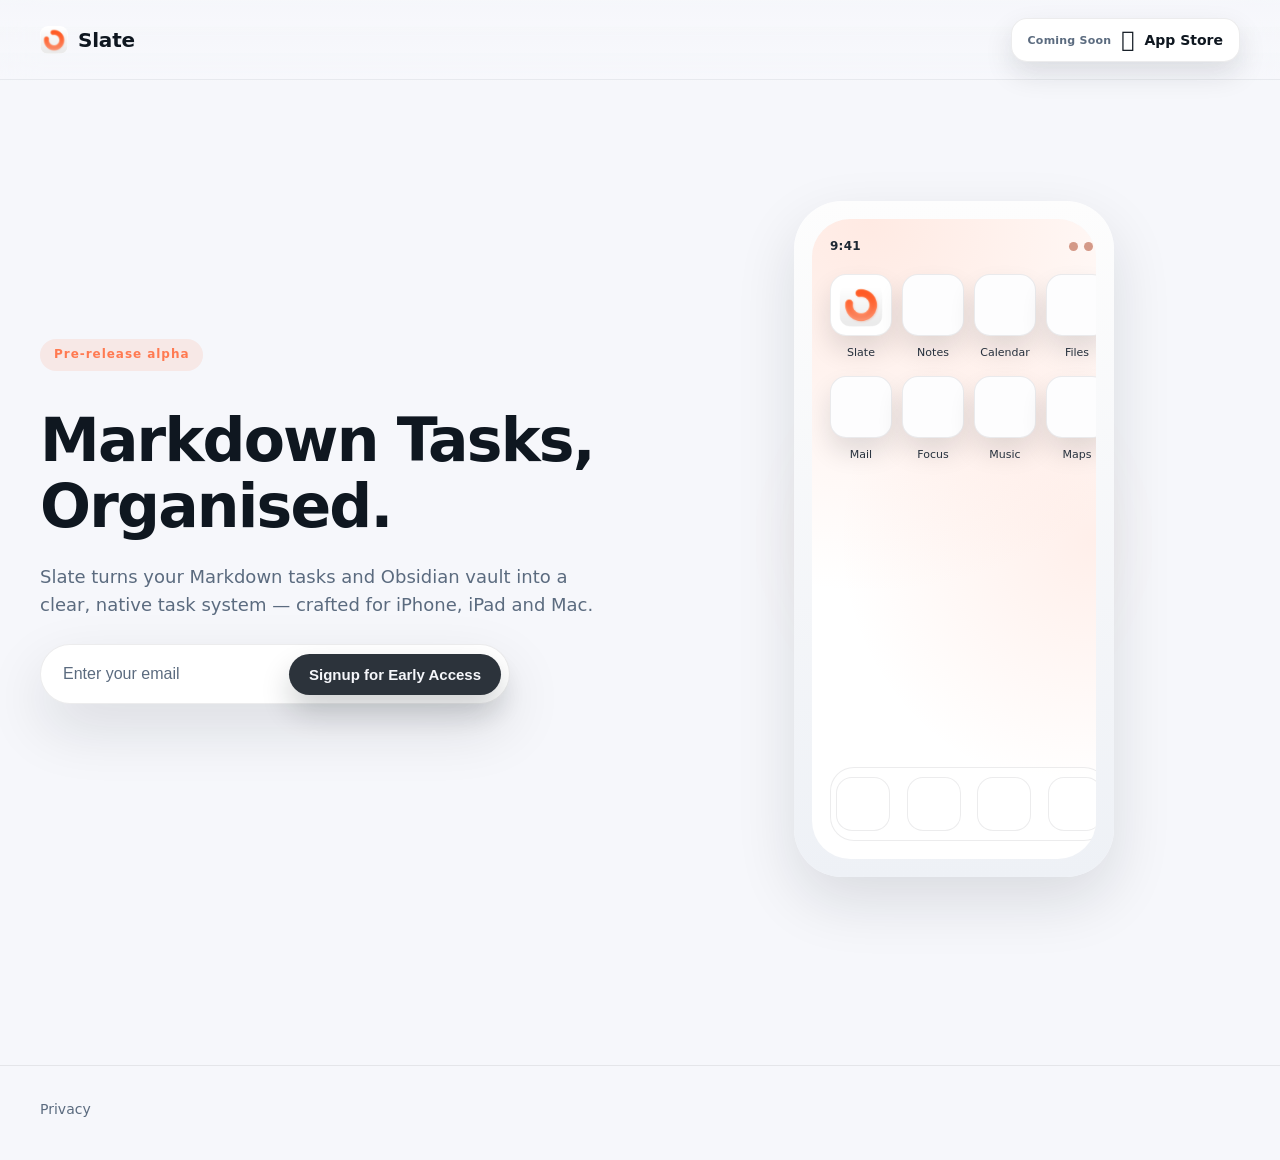
<file: index.html>
<!DOCTYPE html>
<html lang="en">
<head>
  <meta charset="UTF-8" />
  <meta name="viewport" content="width=device-width, initial-scale=1.0" />
  <title>Slate — Markdown tasks, organised</title>
  <meta name="description" content="Slate turns your Markdown tasks and Obsidian vault into a clear, native task system — crafted for iPhone, iPad and Mac." />
  <meta property="og:title" content="Slate — Markdown tasks, organised" />
  <meta property="og:description" content="Slate turns your Markdown tasks and Obsidian vault into a clear, native task system — crafted for iPhone, iPad and Mac." />
  <meta property="og:type" content="website" />
  <meta property="og:url" content="https://slatetasks.com/" />
  <meta name="theme-color" content="#f6f7fb" media="(prefers-color-scheme: light)" />
  <meta name="theme-color" content="#0b0f14" media="(prefers-color-scheme: dark)" />
  <link rel="icon" type="image/png" sizes="32x32" href="/assets/favicon-32.png" />
  <link rel="icon" type="image/png" sizes="16x16" href="/assets/favicon-16.png" />
  <link rel="shortcut icon" href="/favicon.ico" />
  <link rel="apple-touch-icon" sizes="180x180" href="/assets/apple-touch-icon.png" />
  <link rel="manifest" href="/assets/site.webmanifest" />
  <link rel="me" href="https://www.threads.com/@Slate_Tasks" />
  <link rel="stylesheet" href="styles.css" />
</head>
<body>
  <header class="nav-shell">
    <nav class="nav">
      <div class="nav-left">
        <div class="logo-pill">
          <img src="/assets/slate-icon-256.png" alt="Slate app icon" class="logo-mark" />
          <span class="logo-name">Slate</span>
        </div>
      </div>
      <div class="nav-right">
        <div class="app-store-badge" aria-label="Coming soon to the Apple App Store">
          <span class="badge-label">Coming Soon</span>
          <span class="apple-logo" aria-hidden="true"></span>
          <span class="badge-title">App Store</span>
        </div>
      </div>
    </nav>
  </header>

  <main>
    <section class="hero" id="hero">
      <div class="hero-grid">
        <div class="hero-copy">
          <p class="badge">Pre-release alpha</p>
          <h1>Markdown Tasks, Organised.</h1>
          <p class="lead">Slate turns your Markdown tasks and Obsidian vault into a clear, native task system — crafted for iPhone, iPad and Mac.</p>
          <div class="cta-row">
            <form class="signup-form" id="signupForm">
              <label class="sr-only" for="email">Email address</label>
              <input type="email" id="email" name="email" placeholder="Enter your email" autocomplete="email" inputmode="email" spellcheck="false" required>
              <input class="honeypot" type="text" name="company" tabindex="-1" autocomplete="off" aria-hidden="true" />
              <button class="button primary" type="submit">Signup for Early Access</button>
            </form>
          </div>
          <p class="form-note" id="formNote" role="status" aria-live="polite"></p>
        </div>
        <div class="hero-visual" aria-hidden="true">
          <div class="phone-frame">
            <div class="phone-screen">
              <div class="phone-status">
                <span class="phone-time">9:41</span>
                <span class="phone-status-dots" aria-hidden="true">
                  <span></span><span></span><span></span>
                </span>
              </div>
              <div class="home-grid">
                <div class="home-app is-slate">
                  <div class="home-app-icon">
                    <img src="/assets/slate-icon-256.png" alt="" />
                  </div>
                  <div class="home-app-label">Slate</div>
                </div>
                <div class="home-app"><div class="home-app-icon"></div><div class="home-app-label">Notes</div></div>
                <div class="home-app"><div class="home-app-icon"></div><div class="home-app-label">Calendar</div></div>
                <div class="home-app"><div class="home-app-icon"></div><div class="home-app-label">Files</div></div>
                <div class="home-app"><div class="home-app-icon"></div><div class="home-app-label">Mail</div></div>
                <div class="home-app"><div class="home-app-icon"></div><div class="home-app-label">Focus</div></div>
                <div class="home-app"><div class="home-app-icon"></div><div class="home-app-label">Music</div></div>
                <div class="home-app"><div class="home-app-icon"></div><div class="home-app-label">Maps</div></div>
              </div>
              <div class="home-dock" aria-hidden="true">
                <span></span><span></span><span></span><span></span>
              </div>
            </div>
          </div>
          <div class="hero-glow"></div>
        </div>
      </div>
    </section>
  </main>

  <footer class="site-footer">
    <nav class="footer-nav" aria-label="Footer">
      <a href="/privacy/">Privacy</a>
    </nav>
  </footer>

  <a class="sr-only" href="https://www.threads.com/@Slate_Tasks" rel="me">Threads</a>
  <script src="script.js"></script>
</body>
</html>
</file>
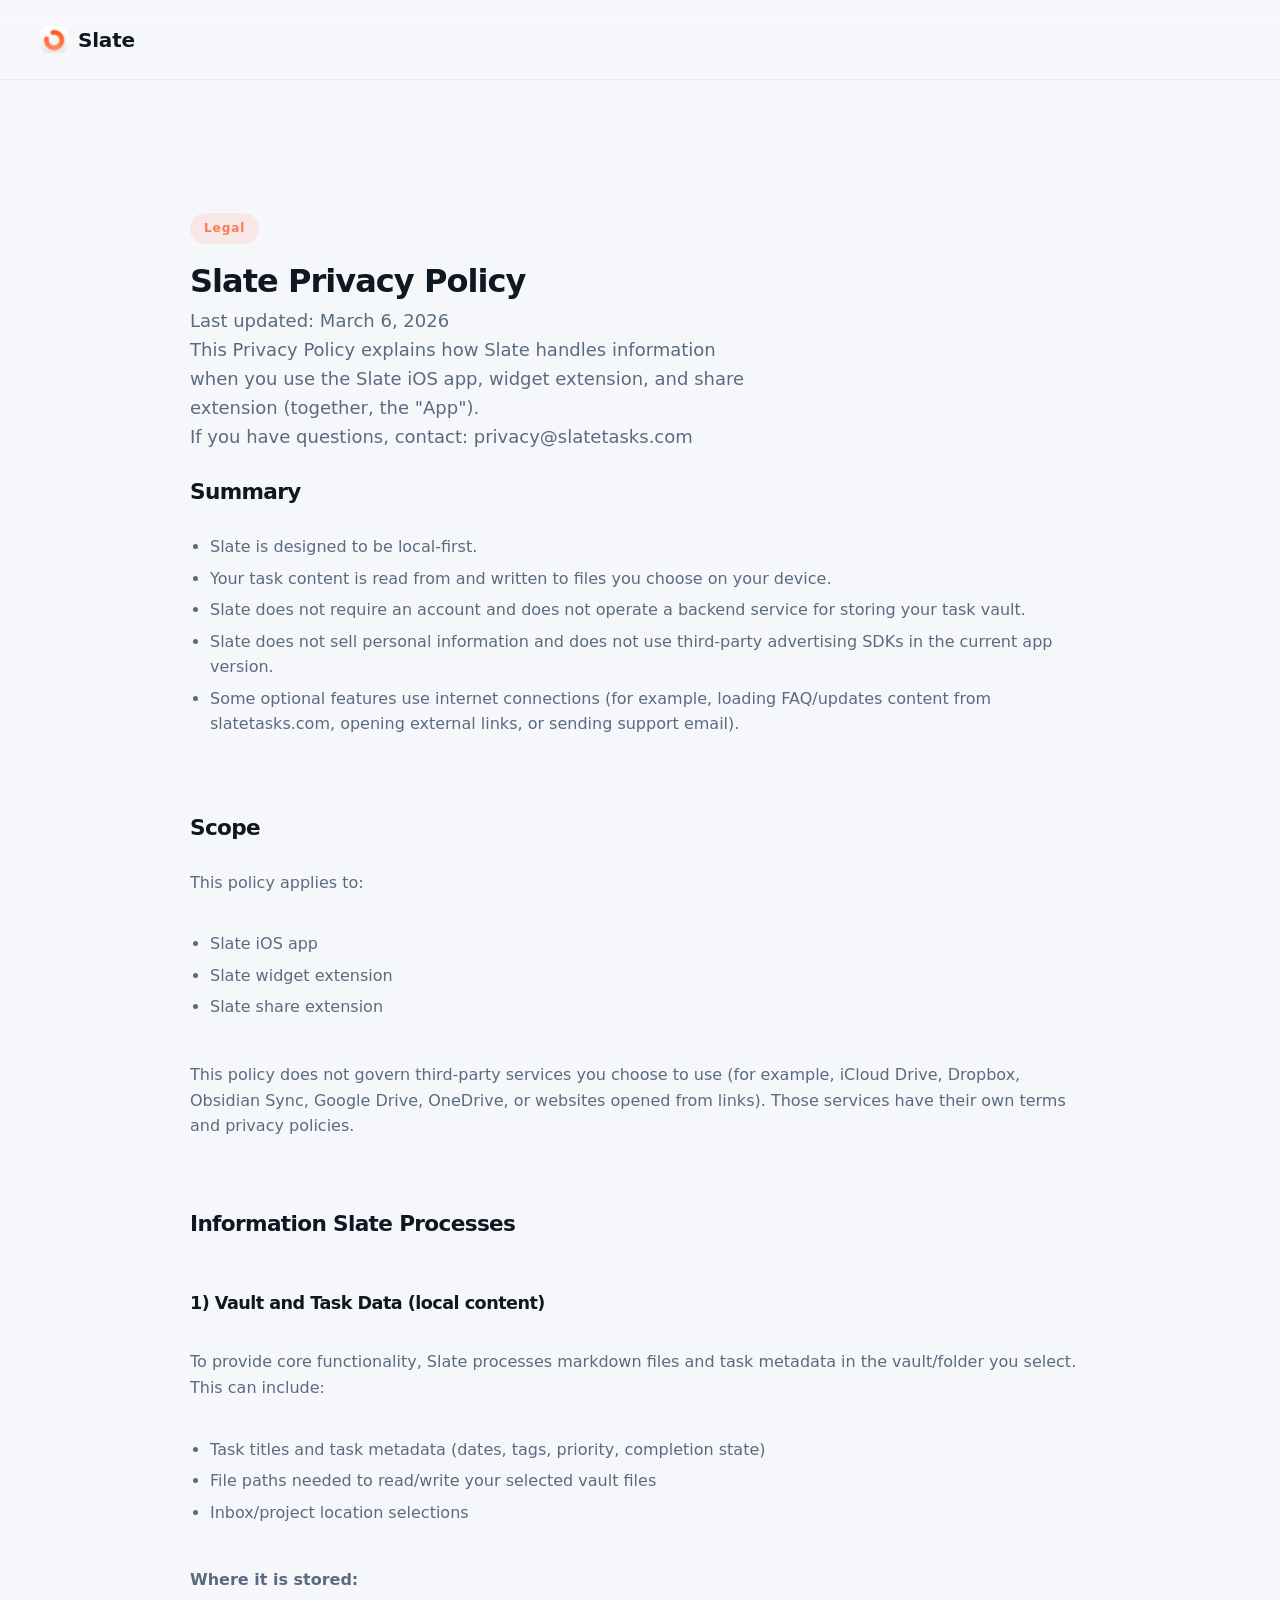
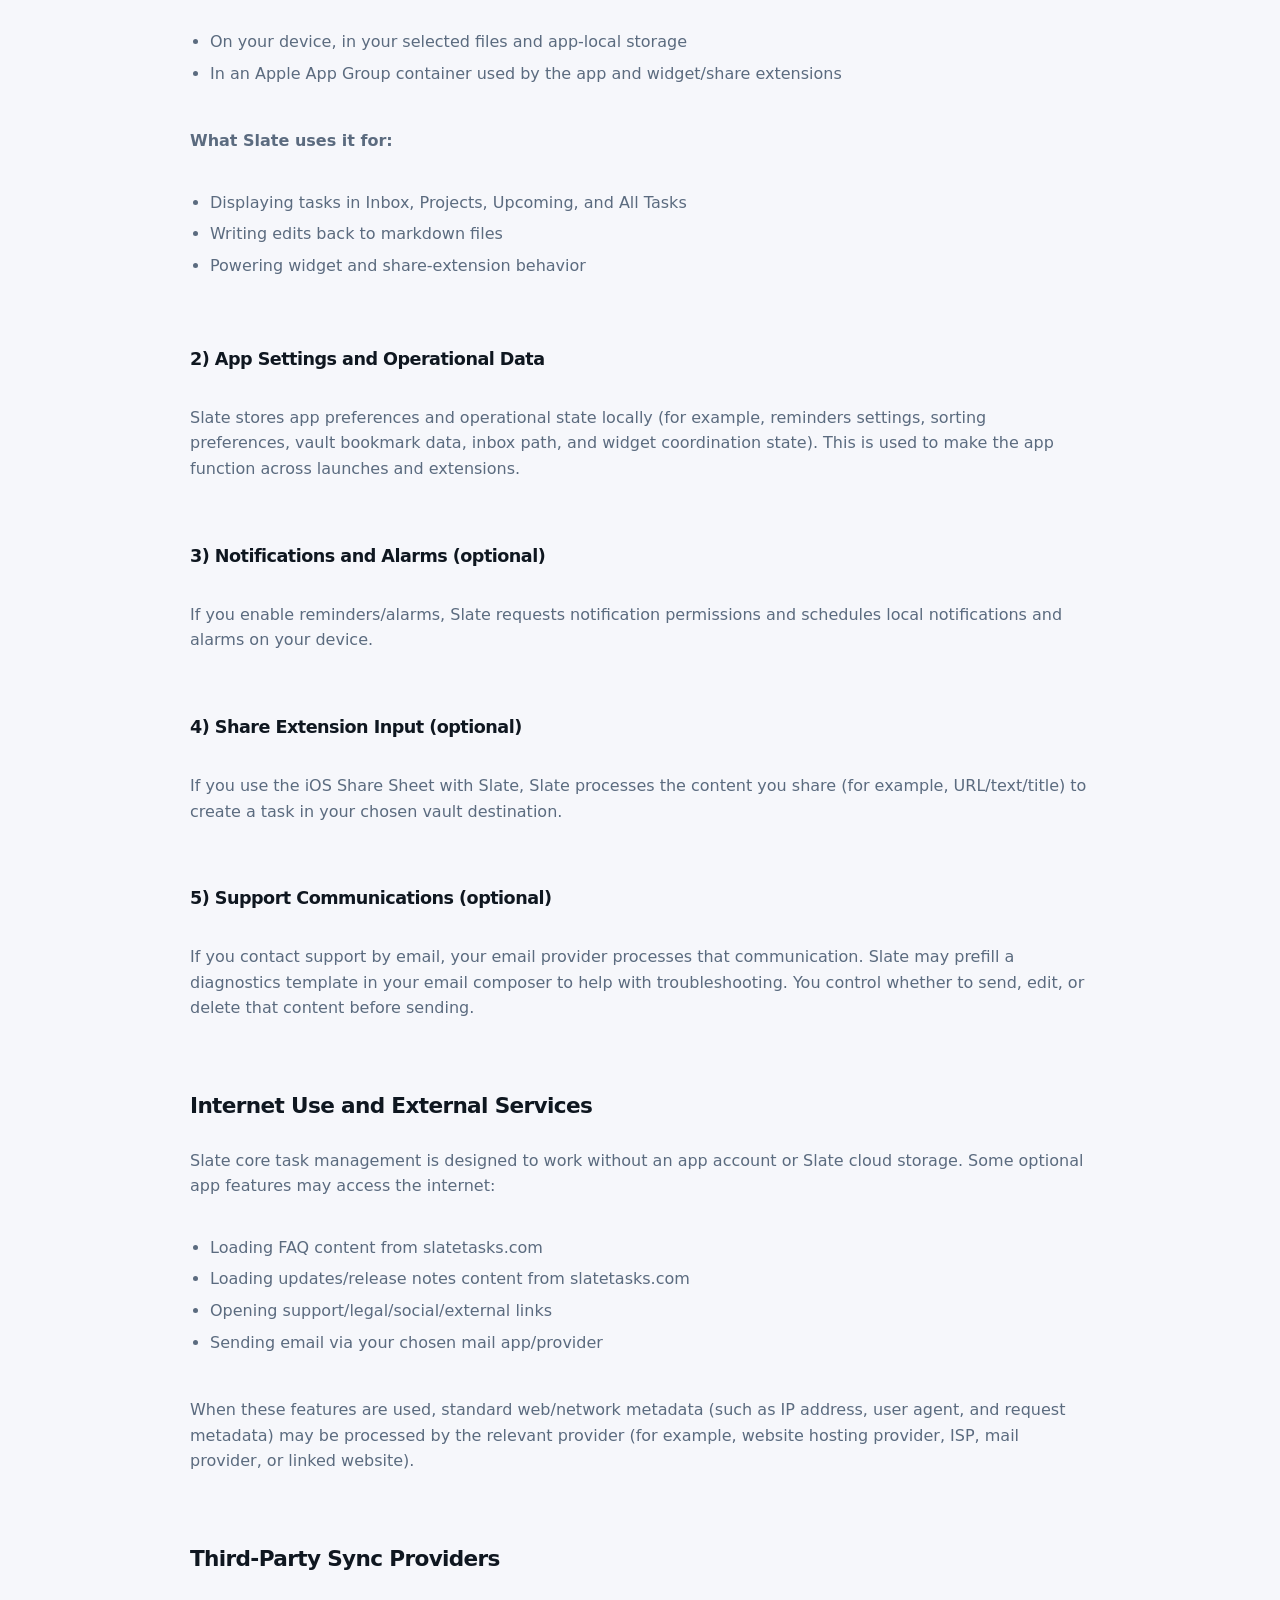
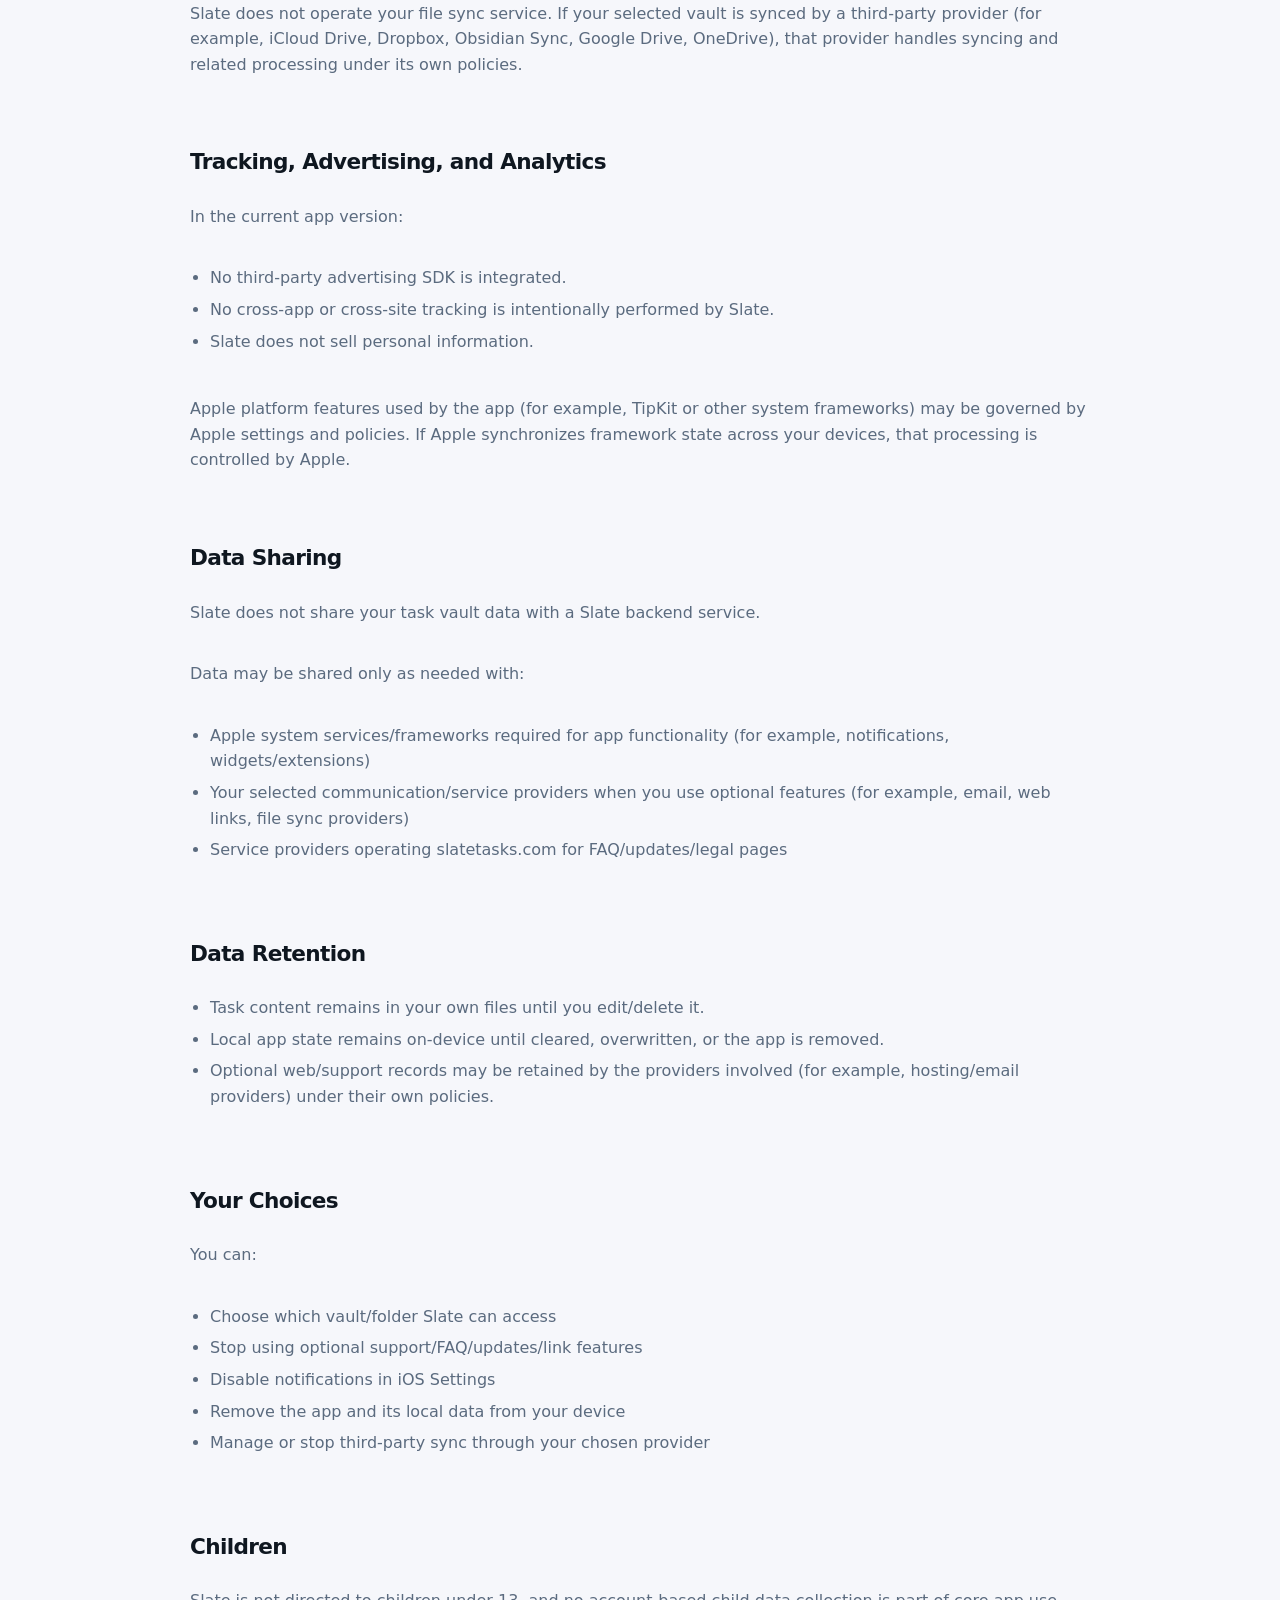
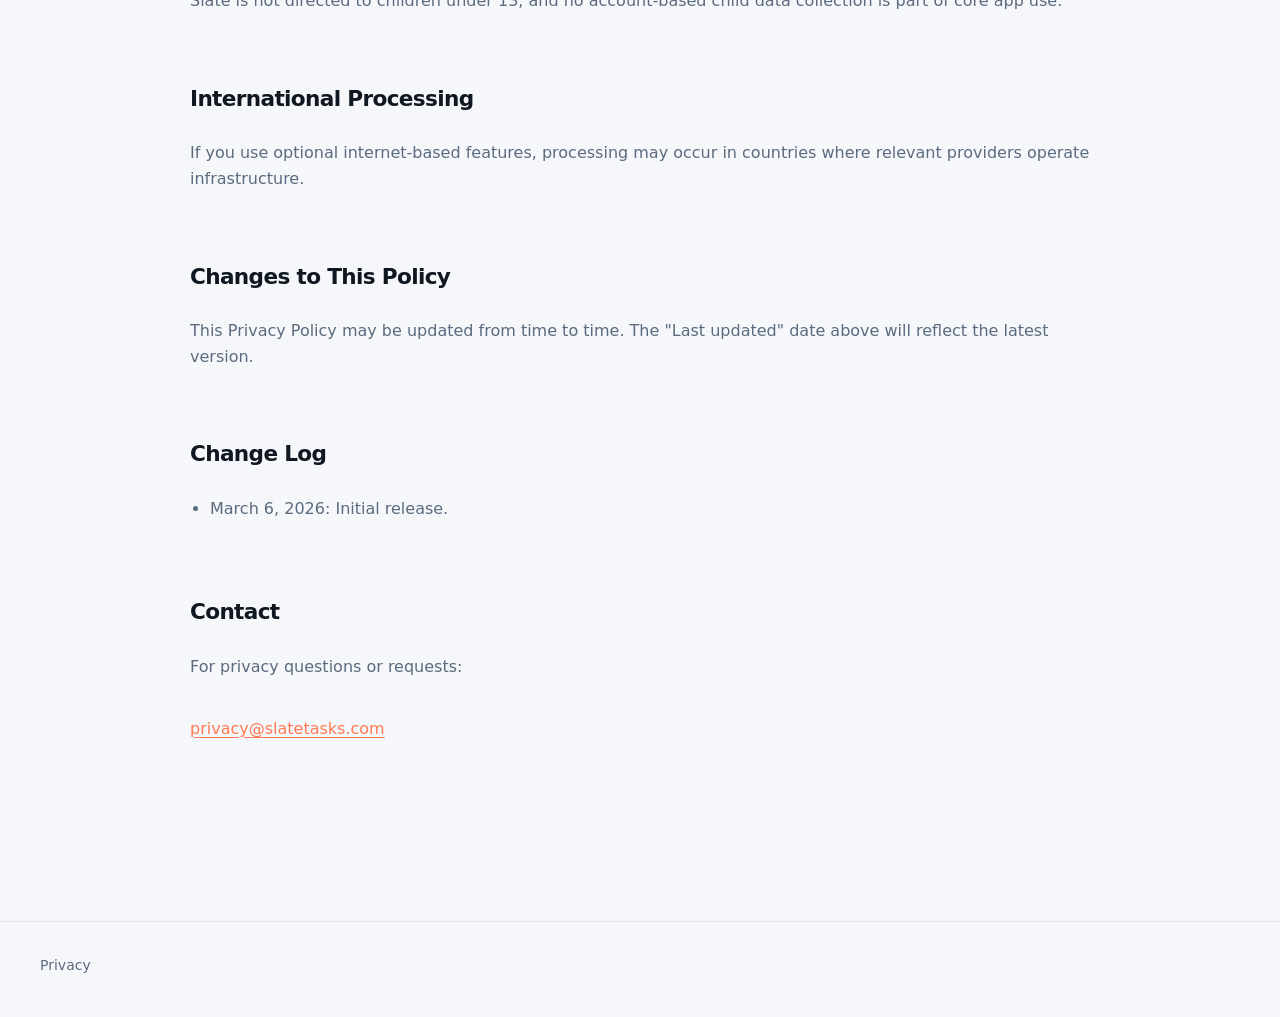
<file: privacy/index.html>
<!DOCTYPE html>
<html lang="en">
<head>
  <meta charset="UTF-8" />
  <meta name="viewport" content="width=device-width, initial-scale=1.0" />
  <title>Slate — Privacy Policy</title>
  <meta name="description" content="Slate Privacy Policy — how Slate handles information when you use the app." />
  <meta property="og:title" content="Slate — Privacy Policy" />
  <meta property="og:description" content="Slate Privacy Policy — how Slate handles information when you use the app." />
  <meta property="og:type" content="website" />
  <meta property="og:url" content="https://slatetasks.com/privacy/" />
  <meta name="theme-color" content="#f6f7fb" media="(prefers-color-scheme: light)" />
  <meta name="theme-color" content="#0b0f14" media="(prefers-color-scheme: dark)" />
  <link rel="icon" type="image/png" sizes="32x32" href="/assets/favicon-32.png" />
  <link rel="icon" type="image/png" sizes="16x16" href="/assets/favicon-16.png" />
  <link rel="shortcut icon" href="/favicon.ico" />
  <link rel="apple-touch-icon" sizes="180x180" href="/assets/apple-touch-icon.png" />
  <link rel="manifest" href="/assets/site.webmanifest" />
  <link rel="stylesheet" href="../styles.css" />
</head>
<body>
  <header class="nav-shell">
    <nav class="nav">
      <div class="nav-left">
        <div class="logo-pill">
          <img src="/assets/slate-icon-256.png" alt="Slate app icon" class="logo-mark" />
          <span class="logo-name">Slate</span>
        </div>
      </div>
      <div class="nav-right" aria-hidden="true"></div>
    </nav>
  </header>

  <main class="support-page">
    <div class="support-container">
      <div>
        <p class="badge">Legal</p>
        <h1>Slate Privacy Policy</h1>
        <p class="lead">Last updated: March 6, 2026</p>
        <p class="lead">This Privacy Policy explains how Slate handles information when you use the Slate iOS app, widget extension, and share extension (together, the "App").</p>
        <p class="lead">If you have questions, contact: <a href="mailto:privacy@slatetasks.com">privacy@slatetasks.com</a></p>
      </div>

      <section class="policy-body">
        <h2>Summary</h2>
        <ul>
          <li>Slate is designed to be local-first.</li>
          <li>Your task content is read from and written to files you choose on your device.</li>
          <li>Slate does not require an account and does not operate a backend service for storing your task vault.</li>
          <li>Slate does not sell personal information and does not use third-party advertising SDKs in the current app version.</li>
          <li>Some optional features use internet connections (for example, loading FAQ/updates content from slatetasks.com, opening external links, or sending support email).</li>
        </ul>

        <h2>Scope</h2>
        <p>This policy applies to:</p>
        <ul>
          <li>Slate iOS app</li>
          <li>Slate widget extension</li>
          <li>Slate share extension</li>
        </ul>
        <p>This policy does not govern third-party services you choose to use (for example, iCloud Drive, Dropbox, Obsidian Sync, Google Drive, OneDrive, or websites opened from links). Those services have their own terms and privacy policies.</p>

        <h2>Information Slate Processes</h2>

        <h3>1) Vault and Task Data (local content)</h3>
        <p>To provide core functionality, Slate processes markdown files and task metadata in the vault/folder you select. This can include:</p>
        <ul>
          <li>Task titles and task metadata (dates, tags, priority, completion state)</li>
          <li>File paths needed to read/write your selected vault files</li>
          <li>Inbox/project location selections</li>
        </ul>
        <p><strong>Where it is stored:</strong></p>
        <ul>
          <li>On your device, in your selected files and app-local storage</li>
          <li>In an Apple App Group container used by the app and widget/share extensions</li>
        </ul>
        <p><strong>What Slate uses it for:</strong></p>
        <ul>
          <li>Displaying tasks in Inbox, Projects, Upcoming, and All Tasks</li>
          <li>Writing edits back to markdown files</li>
          <li>Powering widget and share-extension behavior</li>
        </ul>

        <h3>2) App Settings and Operational Data</h3>
        <p>Slate stores app preferences and operational state locally (for example, reminders settings, sorting preferences, vault bookmark data, inbox path, and widget coordination state). This is used to make the app function across launches and extensions.</p>

        <h3>3) Notifications and Alarms (optional)</h3>
        <p>If you enable reminders/alarms, Slate requests notification permissions and schedules local notifications and alarms on your device.</p>

        <h3>4) Share Extension Input (optional)</h3>
        <p>If you use the iOS Share Sheet with Slate, Slate processes the content you share (for example, URL/text/title) to create a task in your chosen vault destination.</p>

        <h3>5) Support Communications (optional)</h3>
        <p>If you contact support by email, your email provider processes that communication. Slate may prefill a diagnostics template in your email composer to help with troubleshooting. You control whether to send, edit, or delete that content before sending.</p>

        <h2>Internet Use and External Services</h2>
        <p>Slate core task management is designed to work without an app account or Slate cloud storage. Some optional app features may access the internet:</p>
        <ul>
          <li>Loading FAQ content from slatetasks.com</li>
          <li>Loading updates/release notes content from slatetasks.com</li>
          <li>Opening support/legal/social/external links</li>
          <li>Sending email via your chosen mail app/provider</li>
        </ul>
        <p>When these features are used, standard web/network metadata (such as IP address, user agent, and request metadata) may be processed by the relevant provider (for example, website hosting provider, ISP, mail provider, or linked website).</p>

        <h2>Third-Party Sync Providers</h2>
        <p>Slate does not operate your file sync service. If your selected vault is synced by a third-party provider (for example, iCloud Drive, Dropbox, Obsidian Sync, Google Drive, OneDrive), that provider handles syncing and related processing under its own policies.</p>

        <h2>Tracking, Advertising, and Analytics</h2>
        <p>In the current app version:</p>
        <ul>
          <li>No third-party advertising SDK is integrated.</li>
          <li>No cross-app or cross-site tracking is intentionally performed by Slate.</li>
          <li>Slate does not sell personal information.</li>
        </ul>
        <p>Apple platform features used by the app (for example, TipKit or other system frameworks) may be governed by Apple settings and policies. If Apple synchronizes framework state across your devices, that processing is controlled by Apple.</p>

        <h2>Data Sharing</h2>
        <p>Slate does not share your task vault data with a Slate backend service.</p>
        <p>Data may be shared only as needed with:</p>
        <ul>
          <li>Apple system services/frameworks required for app functionality (for example, notifications, widgets/extensions)</li>
          <li>Your selected communication/service providers when you use optional features (for example, email, web links, file sync providers)</li>
          <li>Service providers operating slatetasks.com for FAQ/updates/legal pages</li>
        </ul>

        <h2>Data Retention</h2>
        <ul>
          <li>Task content remains in your own files until you edit/delete it.</li>
          <li>Local app state remains on-device until cleared, overwritten, or the app is removed.</li>
          <li>Optional web/support records may be retained by the providers involved (for example, hosting/email providers) under their own policies.</li>
        </ul>

        <h2>Your Choices</h2>
        <p>You can:</p>
        <ul>
          <li>Choose which vault/folder Slate can access</li>
          <li>Stop using optional support/FAQ/updates/link features</li>
          <li>Disable notifications in iOS Settings</li>
          <li>Remove the app and its local data from your device</li>
          <li>Manage or stop third-party sync through your chosen provider</li>
        </ul>

        <h2>Children</h2>
        <p>Slate is not directed to children under 13, and no account-based child data collection is part of core app use.</p>

        <h2>International Processing</h2>
        <p>If you use optional internet-based features, processing may occur in countries where relevant providers operate infrastructure.</p>

        <h2>Changes to This Policy</h2>
        <p>This Privacy Policy may be updated from time to time. The "Last updated" date above will reflect the latest version.</p>

        <h2>Change Log</h2>
        <ul>
          <li>March 6, 2026: Initial release.</li>
        </ul>

        <h2>Contact</h2>
        <p>For privacy questions or requests:</p>
        <p><a href="mailto:privacy@slatetasks.com">privacy@slatetasks.com</a></p>
      </section>
    </div>
  </main>

  <footer class="site-footer">
    <nav class="footer-nav" aria-label="Footer">
      <a href="/privacy/">Privacy</a>
    </nav>
  </footer>
</body>
</html>
</file>
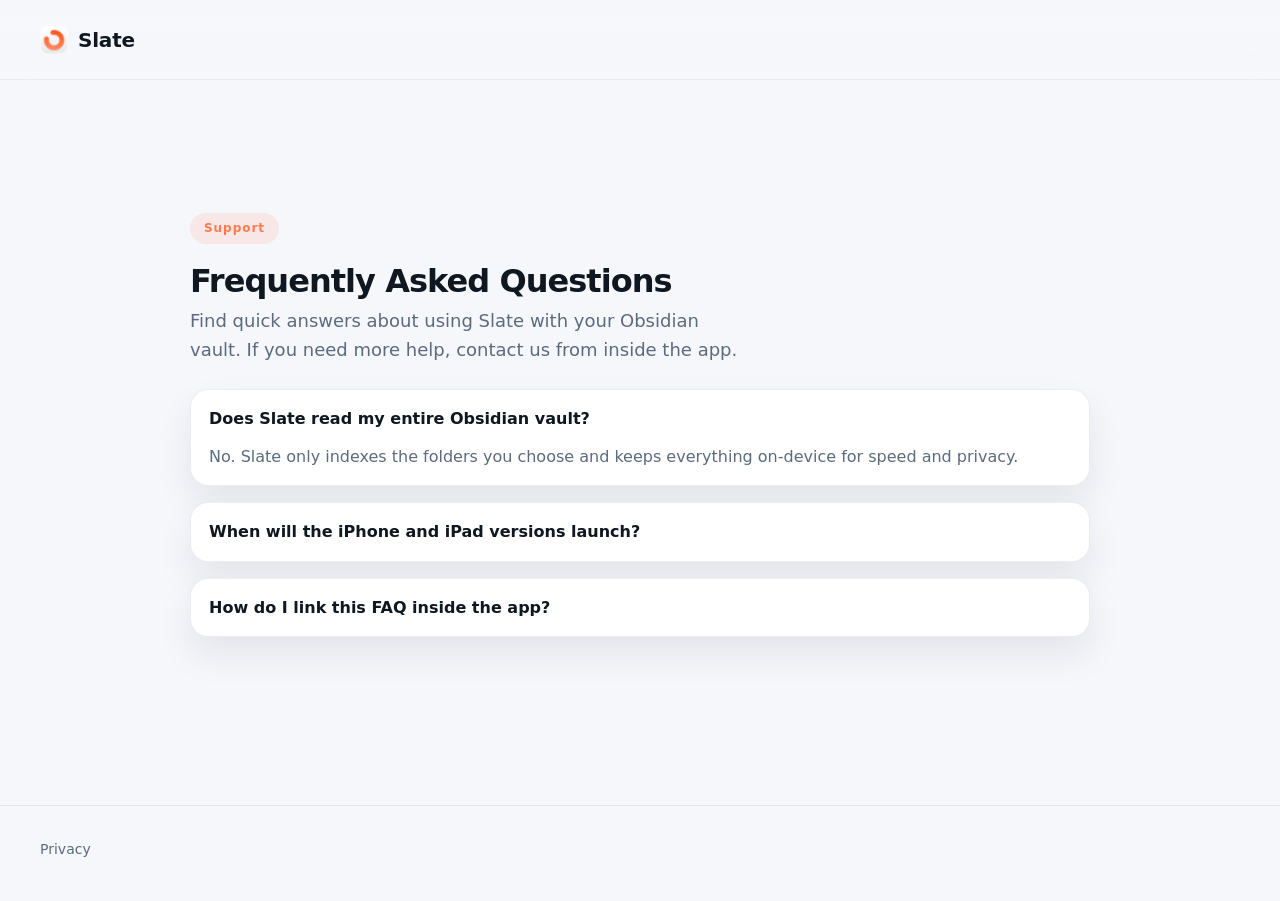
<file: support/index.html>
<!DOCTYPE html>
<html lang="en">
<head>
  <meta charset="UTF-8" />
  <meta name="viewport" content="width=device-width, initial-scale=1.0" />
  <title>Slate Support — FAQ</title>
  <meta name="description" content="Slate Support — Frequently Asked Questions." />
  <meta property="og:title" content="Slate Support — FAQ" />
  <meta property="og:description" content="Slate Support — Frequently Asked Questions." />
  <meta property="og:type" content="website" />
  <meta property="og:url" content="https://slatetasks.com/support/" />
  <meta name="theme-color" content="#f6f7fb" media="(prefers-color-scheme: light)" />
  <meta name="theme-color" content="#0b0f14" media="(prefers-color-scheme: dark)" />
  <link rel="icon" type="image/png" sizes="32x32" href="/assets/favicon-32.png" />
  <link rel="icon" type="image/png" sizes="16x16" href="/assets/favicon-16.png" />
  <link rel="shortcut icon" href="/favicon.ico" />
  <link rel="apple-touch-icon" sizes="180x180" href="/assets/apple-touch-icon.png" />
  <link rel="manifest" href="/assets/site.webmanifest" />
  <link rel="stylesheet" href="../styles.css" />
</head>
<body>
  <header class="nav-shell">
    <nav class="nav">
      <div class="nav-left">
        <div class="logo-pill">
          <img src="/assets/slate-icon-256.png" alt="Slate app icon" class="logo-mark" />
          <span class="logo-name">Slate</span>
        </div>
      </div>
      <div class="nav-right" aria-hidden="true"></div>
    </nav>
  </header>

  <main class="support-page">
    <div class="support-container">
      <div>
        <p class="badge">Support</p>
        <h1>Frequently Asked Questions</h1>
        <p class="lead">Find quick answers about using Slate with your Obsidian vault. If you need more help, contact us from inside the app.</p>
      </div>
      <section class="faq-list" id="faq">
        <p class="lead" data-faq-status>Loading FAQs…</p>
        <noscript>
          <p class="lead">FAQs require JavaScript to load.</p>
        </noscript>
      </section>
    </div>
  </main>

  <footer class="site-footer">
    <nav class="footer-nav" aria-label="Footer">
      <a href="/privacy/">Privacy</a>
    </nav>
  </footer>

  <script>
    (() => {
      const container = document.getElementById('faq');
      if (!container) return;

      const source = '/support/faq.json';

      const renderStatus = (message) => {
        container.innerHTML = '';
        const p = document.createElement('p');
        p.className = 'lead';
        p.textContent = message;
        container.appendChild(p);
      };

      const renderFaq = (items) => {
        container.innerHTML = '';
        if (!Array.isArray(items) || items.length === 0) {
          renderStatus('No FAQs yet. Please check back soon.');
          return;
        }

        items.forEach((item, index) => {
          const details = document.createElement('details');
          details.className = 'faq-item';
          if (item && typeof item.id === 'string' && item.id.trim().length > 0) {
            details.id = item.id.trim();
          }
          if ((item && item.defaultOpen === true) || (index === 0 && !items.some((x) => x && x.defaultOpen === true))) {
            details.open = true;
          }

          const summary = document.createElement('summary');
          summary.textContent = (item && item.question) ? String(item.question) : '';

          const answer = document.createElement('p');
          answer.textContent = (item && item.answer) ? String(item.answer) : '';

          details.appendChild(summary);
          details.appendChild(answer);
          container.appendChild(details);
        });
      };

      fetch(source, { headers: { Accept: 'application/json' } })
        .then((response) => {
          if (!response.ok) throw new Error('FAQ request failed');
          return response.json();
        })
        .then((data) => renderFaq(data && data.items))
        .catch(() => {
          renderStatus('Unable to load FAQs right now. Please try again later.');
        });
    })();
  </script>
</body>
</html>
</file>
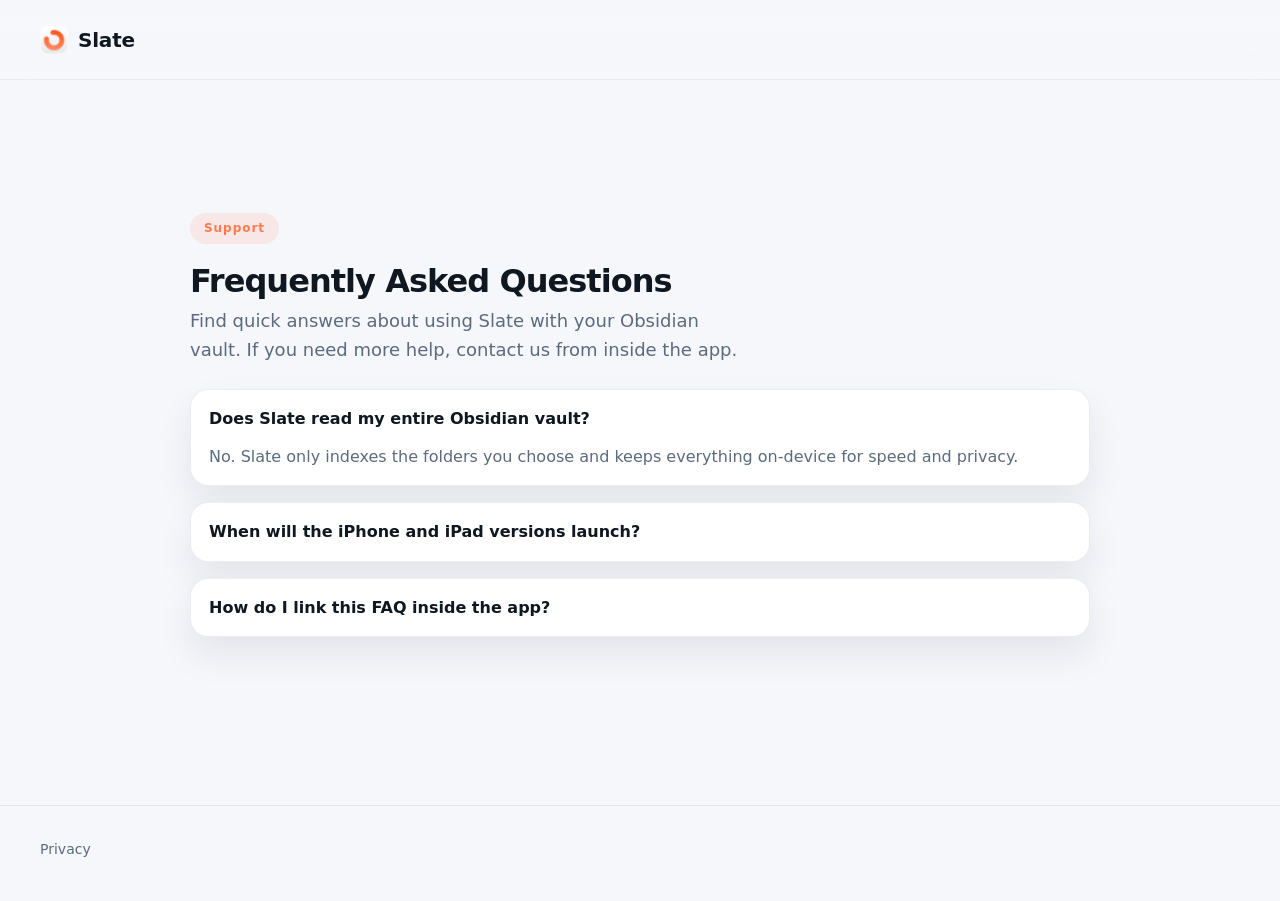
<file: support.html>
<!DOCTYPE html>
<html lang="en">
<head>
  <meta charset="UTF-8" />
  <meta name="viewport" content="width=device-width, initial-scale=1.0" />
  <title>Slate Support — FAQ</title>
  <meta name="description" content="Slate Support — Frequently Asked Questions." />
  <meta property="og:title" content="Slate Support — FAQ" />
  <meta property="og:description" content="Slate Support — Frequently Asked Questions." />
  <meta property="og:type" content="website" />
  <meta property="og:url" content="https://slatetasks.com/support/" />
  <meta name="theme-color" content="#f6f7fb" media="(prefers-color-scheme: light)" />
  <meta name="theme-color" content="#0b0f14" media="(prefers-color-scheme: dark)" />
  <link rel="icon" type="image/png" sizes="32x32" href="/assets/favicon-32.png" />
  <link rel="icon" type="image/png" sizes="16x16" href="/assets/favicon-16.png" />
  <link rel="shortcut icon" href="/favicon.ico" />
  <link rel="apple-touch-icon" sizes="180x180" href="/assets/apple-touch-icon.png" />
  <link rel="manifest" href="/assets/site.webmanifest" />
  <link rel="stylesheet" href="styles.css" />
</head>
<body>
  <header class="nav-shell">
    <nav class="nav">
      <div class="nav-left">
        <div class="logo-pill">
          <img src="/assets/slate-icon-256.png" alt="Slate app icon" class="logo-mark" />
          <span class="logo-name">Slate</span>
        </div>
      </div>
      <div class="nav-right" aria-hidden="true"></div>
    </nav>
  </header>

  <main class="support-page">
    <div class="support-container">
      <div>
        <p class="badge">Support</p>
        <h1>Frequently Asked Questions</h1>
        <p class="lead">Find quick answers about using Slate with your Obsidian vault. If you need more help, contact us from inside the app.</p>
      </div>
      <section class="faq-list" id="faq">
        <p class="lead" data-faq-status>Loading FAQs…</p>
        <noscript>
          <p class="lead">FAQs require JavaScript to load.</p>
        </noscript>
      </section>
    </div>
  </main>

  <footer class="site-footer">
    <nav class="footer-nav" aria-label="Footer">
      <a href="/privacy/">Privacy</a>
    </nav>
  </footer>

  <script>
    (() => {
      const container = document.getElementById('faq');
      if (!container) return;

      const source = '/support/faq.json';

      const renderStatus = (message) => {
        container.innerHTML = '';
        const p = document.createElement('p');
        p.className = 'lead';
        p.textContent = message;
        container.appendChild(p);
      };

      const renderFaq = (items) => {
        container.innerHTML = '';
        if (!Array.isArray(items) || items.length === 0) {
          renderStatus('No FAQs yet. Please check back soon.');
          return;
        }

        items.forEach((item, index) => {
          const details = document.createElement('details');
          details.className = 'faq-item';
          if (item && typeof item.id === 'string' && item.id.trim().length > 0) {
            details.id = item.id.trim();
          }
          if ((item && item.defaultOpen === true) || (index === 0 && !items.some((x) => x && x.defaultOpen === true))) {
            details.open = true;
          }

          const summary = document.createElement('summary');
          summary.textContent = (item && item.question) ? String(item.question) : '';

          const answer = document.createElement('p');
          answer.textContent = (item && item.answer) ? String(item.answer) : '';

          details.appendChild(summary);
          details.appendChild(answer);
          container.appendChild(details);
        });
      };

      fetch(source, { headers: { Accept: 'application/json' } })
        .then((response) => {
          if (!response.ok) throw new Error('FAQ request failed');
          return response.json();
        })
        .then((data) => renderFaq(data && data.items))
        .catch(() => {
          renderStatus('Unable to load FAQs right now. Please try again later.');
        });
    })();
  </script>
</body>
</html>
</file>
<file: styles.css>
:root {
  color-scheme: light dark;
  --font-sans: ui-rounded, "SF Pro Rounded", "SF Pro Display", ui-sans-serif, system-ui,
    -apple-system, BlinkMacSystemFont, "Segoe UI", "Helvetica Neue", Arial,
    "Apple Color Emoji", "Segoe UI Emoji";
  --font-rounded: ui-rounded, "SF Pro Rounded", "SF Pro Display", ui-sans-serif, system-ui,
    -apple-system, BlinkMacSystemFont, "Segoe UI", "Helvetica Neue", Arial,
    "Apple Color Emoji", "Segoe UI Emoji";
  --page-bg: #f6f7fb;
  --surface: #ffffff;
  --text: #0f1720;
  --muted: #5b6b7f;
  --accent: #ff7a51;
  --accent-soft: rgba(255, 122, 81, 0.12);
  --border: rgba(15, 23, 32, 0.08);
  --shadow: 0 24px 60px rgba(15, 23, 32, 0.12);
  --shadow-soft: 0 14px 30px rgba(15, 23, 32, 0.1);
  --radius: 28px;
}

@media (prefers-color-scheme: dark) {
  :root {
    --page-bg: #0b0f14;
    --surface: #121823;
    --text: #f5f7fb;
    --muted: #b3c0d4;
    --accent: #ff9f7f;
    --accent-soft: rgba(255, 159, 127, 0.2);
    --border: rgba(255, 255, 255, 0.12);
    --shadow: 0 24px 60px rgba(0, 0, 0, 0.5);
  }
}

* {
  box-sizing: border-box;
}

body {
  margin: 0;
  font-family: var(--font-sans);
  background: var(--page-bg);
  color: var(--text);
  line-height: 1.6;
  -webkit-font-smoothing: antialiased;
}

a {
  color: inherit;
  text-decoration: none;
}

h1, h2, h3, h4 {
  font-family: var(--font-sans);
  letter-spacing: -0.03em;
  margin: 0;
}

.nav-shell,
.signup-form,
.app-store-badge,
.faq-item {
  -webkit-backdrop-filter: blur(18px);
  backdrop-filter: blur(18px);
}

.nav-shell {
  border-bottom: 1px solid transparent;
}

.nav-shell::after {
  content: "";
  position: absolute;
  inset: auto 0 0 0;
  height: 1px;
  background: var(--border);
  opacity: 0.8;
}

.nav-shell {
  position: sticky;
  top: 0;
  z-index: 10;
  padding: 0 24px;
  background: linear-gradient(180deg, rgba(246, 247, 251, 0.9) 0%, rgba(246, 247, 251, 0.6) 100%);
  backdrop-filter: blur(18px);
}

@media (prefers-color-scheme: dark) {
  .nav-shell {
    background: linear-gradient(180deg, rgba(11, 15, 20, 0.92) 0%, rgba(11, 15, 20, 0.7) 100%);
  }
}

.nav {
  max-width: 1200px;
  margin: 0 auto;
  min-height: 80px;
  padding: 0;
  display: flex;
  justify-content: space-between;
  align-items: center;
}

.nav-left {
  display: flex;
  align-items: center;
}

.nav-right {
  display: flex;
  align-items: center;
  justify-content: flex-end;
}

.logo-pill {
  display: flex;
  align-items: center;
  gap: 10px;
  padding: 0;
  background: transparent;
  border: none;
  box-shadow: none;
  width: fit-content;
}

.logo-mark {
  width: 28px;
  height: 28px;
  border-radius: 8px;
}

.logo-name {
  font-family: var(--font-rounded);
  font-weight: 800; /* SF Pro Rounded Heavy */
  font-size: 20px;
  letter-spacing: -0.01em;
  line-height: 1;
  display: inline-block;
  transform: none;
}

.hero {
  padding: 120px 24px 140px;
}

.hero-grid {
  max-width: 1200px;
  margin: 0 auto;
  display: grid;
  gap: 56px;
  align-items: center;
  grid-template-columns: repeat(auto-fit, minmax(280px, 1fr));
}

.hero-copy {
  display: grid;
  gap: 24px;
  animation: fade-up 720ms cubic-bezier(0.2, 0.9, 0.25, 1) both;
}

.badge {
  display: inline-flex;
  align-items: center;
  justify-content: center;
  padding: 6px 14px;
  border-radius: 999px;
  background: var(--accent-soft);
  color: var(--accent);
  font-size: 12px;
  font-weight: 600;
  letter-spacing: 0.08em;
  width: fit-content;
}

.hero-copy h1 {
  font-size: clamp(40px, 5vw, 60px);
  line-height: 1.1;
  font-weight: 700;
}

.lead {
  color: var(--muted);
  font-size: 18px;
  max-width: 560px;
  margin: 0;
}

.hero .lead {
  max-width: none;
}

.cta-row {
  display: flex;
  flex-wrap: wrap;
  align-items: center;
  gap: 16px;
}

.signup-form {
  display: flex;
  align-items: center;
  gap: 12px;
  flex-wrap: wrap;
  background: var(--surface);
  border-radius: 999px;
  padding: 8px;
  border: 1px solid var(--border);
  box-shadow: var(--shadow);
}

.honeypot {
  position: absolute;
  left: -9999px;
  top: auto;
  width: 1px;
  height: 1px;
  overflow: hidden;
}

.signup-form input {
  border: none;
  background: transparent;
  padding: 12px 14px;
  font-size: 16px;
  min-width: 220px;
  color: inherit;
  outline: none;
}

.signup-form input::placeholder {
  color: var(--muted);
}

.button {
  border: none;
  border-radius: 999px;
  padding: 12px 20px;
  font-weight: 600;
  font-size: 15px;
  cursor: pointer;
  transition: background-color 0.22s ease, color 0.22s ease, box-shadow 0.22s ease, opacity 0.22s ease;
}

.button.primary {
  background-color: color-mix(in srgb, var(--text) 88%, var(--surface));
  color: var(--page-bg);
  box-shadow: 0 16px 30px rgba(15, 23, 32, 0.2);
}

.button.primary:hover {
  background-color: var(--text);
  box-shadow: 0 20px 48px rgba(15, 23, 32, 0.22);
}

.button.primary:active {
  background-color: color-mix(in srgb, var(--text) 92%, #000000);
  box-shadow: 0 14px 26px rgba(15, 23, 32, 0.18);
}

@media (prefers-color-scheme: dark) {
  .button.primary {
    background-color: var(--text);
  }

  .button.primary:hover {
    background-color: color-mix(in srgb, var(--text) 88%, var(--surface));
  }

  .button.primary:active {
    background-color: color-mix(in srgb, var(--text) 82%, var(--surface));
  }
}

.button:disabled {
  cursor: not-allowed;
  opacity: 0.7;
  transform: none;
}

.app-store-badge {
  display: inline-flex;
  align-items: center;
  gap: 10px;
  padding: 10px 16px;
  border-radius: 16px;
  border: 1px solid var(--border);
  background: var(--surface);
  box-shadow: 0 12px 28px rgba(15, 23, 32, 0.12);
  font-size: 12px;
  font-weight: 600;
  line-height: 1;
  white-space: nowrap;
}

.apple-logo {
  font-size: 22px;
  line-height: 1;
  font-family: -apple-system, BlinkMacSystemFont, "SF Pro Display", "SF Pro Text", var(--font-sans);
  color: var(--text);
}

.badge-label {
  display: block;
  font-size: 11px;
  color: var(--muted);
  letter-spacing: 0.02em;
  text-transform: none;
  line-height: 1;
}

.badge-title {
  font-size: 14px;
  font-weight: 600;
  line-height: 1;
}

.form-note {
  margin: 0;
  color: var(--muted);
  min-height: 22px;
}

.form-note[data-state="success"] {
  color: color-mix(in srgb, var(--text) 80%, var(--accent));
}

.form-note[data-state="error"] {
  color: color-mix(in srgb, var(--text) 70%, #ff3b30);
}

.hero-visual {
  position: relative;
  display: grid;
  place-items: center;
}

.phone-frame {
  width: min(320px, 80vw);
  aspect-ratio: 9 / 19;
  border-radius: 48px;
  padding: 18px;
  background: linear-gradient(180deg, #fdfdfd, #eef1f6);
  box-shadow: var(--shadow);
  position: relative;
  z-index: 1;
  animation: fade-up 880ms cubic-bezier(0.2, 0.9, 0.25, 1) both;
  animation-delay: 80ms;
}

@media (prefers-color-scheme: dark) {
  .phone-frame {
    background: linear-gradient(180deg, #1b2330, #0f141c);
  }
}

.phone-screen {
  height: 100%;
  border-radius: 38px;
  padding: 18px;
  background:
    radial-gradient(circle at 20% 0%, rgba(255, 159, 127, 0.22), transparent 55%),
    radial-gradient(circle at 100% 50%, rgba(255, 122, 81, 0.12), transparent 60%),
    linear-gradient(180deg, rgba(255, 255, 255, 0.82), rgba(255, 255, 255, 0.92)),
    var(--surface);
  display: grid;
  grid-template-rows: auto 1fr auto;
  gap: 18px;
  overflow: hidden;
}

.phone-status {
  display: flex;
  justify-content: space-between;
  align-items: center;
  font-size: 12px;
  font-weight: 600;
  color: color-mix(in srgb, var(--text) 80%, var(--muted));
  letter-spacing: 0.02em;
}

.phone-time {
  font-variant-numeric: tabular-nums;
}

.phone-status-dots {
  display: inline-flex;
  gap: 6px;
}

.phone-status-dots span {
  width: 9px;
  height: 9px;
  border-radius: 50%;
  background: color-mix(in srgb, var(--accent) 70%, var(--text));
  opacity: 0.6;
}

.home-grid {
  display: grid;
  grid-template-columns: repeat(4, 1fr);
  gap: 14px 10px;
  align-content: start;
}

.home-app {
  display: grid;
  gap: 8px;
  justify-items: center;
  text-align: center;
}

.home-app-icon {
  width: 62px;
  height: 62px;
  border-radius: 16px;
  background: color-mix(in srgb, var(--surface) 76%, var(--page-bg));
  border: 1px solid var(--border);
  box-shadow: 0 14px 26px rgba(15, 23, 32, 0.12);
}

.home-app.is-slate .home-app-icon {
  display: grid;
  place-items: center;
  background: var(--surface);
}

.home-app.is-slate .home-app-icon img {
  width: 44px;
  height: 44px;
}

.home-app-label {
  font-size: 11px;
  color: color-mix(in srgb, var(--text) 70%, var(--muted));
  white-space: nowrap;
  overflow: hidden;
  text-overflow: ellipsis;
  max-width: 70px;
}

.home-dock {
  height: 74px;
  border-radius: 24px;
  border: 1px solid var(--border);
  background: rgba(255, 255, 255, 0.55);
  display: flex;
  align-items: center;
  justify-content: space-evenly;
  gap: 12px;
}

.home-dock span {
  width: 54px;
  height: 54px;
  border-radius: 16px;
  border: 1px solid var(--border);
  background: rgba(255, 255, 255, 0.7);
}

@media (prefers-color-scheme: dark) {
  .home-dock {
    background: rgba(255, 255, 255, 0.06);
  }

  .home-dock span {
    background: rgba(255, 255, 255, 0.08);
  }
}

.hero-glow {
  position: absolute;
  width: 380px;
  height: 380px;
  border-radius: 50%;
  background: radial-gradient(circle at center, rgba(255, 122, 81, 0.3), transparent 60%);
  filter: blur(30px);
  z-index: 0;
  animation: glow 6s ease-in-out infinite;
}

.sr-only {
  position: absolute;
  width: 1px;
  height: 1px;
  padding: 0;
  margin: -1px;
  overflow: hidden;
  clip: rect(0, 0, 0, 0);
  border: 0;
}

.support-page {
  padding: 120px 24px;
}

.support-container {
  max-width: 900px;
  margin: 0 auto;
  display: grid;
  gap: 24px;
}

.faq-list {
  display: grid;
  gap: 16px;
}

.faq-item {
  border: 1px solid var(--border);
  border-radius: 18px;
  padding: 16px 18px;
  background: var(--surface);
  box-shadow: 0 18px 36px rgba(15, 23, 32, 0.08);
}

.faq-item summary {
  font-weight: 600;
  cursor: pointer;
  list-style: none;
}

.faq-item summary::-webkit-details-marker {
  display: none;
}

.faq-item p {
  margin: 12px 0 0;
  color: var(--muted);
}

.policy-body {
  display: grid;
  gap: 24px;
}

.policy-body h2 {
  font-size: 1.35rem;
  font-weight: 600;
  color: var(--text);
  margin-top: 32px;
  margin-bottom: 0;
}

.policy-body h2:first-child {
  margin-top: 0;
}

.policy-body h3 {
  font-size: 1.1rem;
  font-weight: 600;
  color: var(--text);
  margin-top: 24px;
  margin-bottom: 8px;
}

.policy-body p,
.policy-body ul {
  margin: 0 0 12px;
  color: var(--muted);
  line-height: 1.6;
}

.policy-body ul {
  padding-left: 1.25rem;
  list-style: disc;
}

.policy-body li {
  margin-bottom: 6px;
}

.policy-body a {
  color: var(--accent);
  text-decoration: underline;
  text-underline-offset: 3px;
}

.policy-body a:hover {
  color: color-mix(in srgb, var(--accent) 85%, var(--text));
}

.site-footer {
  padding: 32px 24px 40px;
  margin-top: 48px;
  border-top: 1px solid var(--border);
}

.footer-nav {
  max-width: 1200px;
  margin: 0 auto;
  display: flex;
  flex-wrap: wrap;
  gap: 16px 24px;
}

.footer-nav a {
  font-size: 14px;
  color: var(--muted);
  text-decoration: none;
  text-underline-offset: 4px;
  transition: color 0.2s ease;
}

.footer-nav a:hover {
  color: var(--text);
  text-decoration: underline;
}

:focus-visible {
  outline: 3px solid color-mix(in srgb, var(--accent) 50%, transparent);
  outline-offset: 3px;
}

.signup-form:focus-within {
  border-color: color-mix(in srgb, var(--accent) 35%, var(--border));
  box-shadow: 0 26px 60px rgba(15, 23, 32, 0.14);
}

@keyframes fade-up {
  from {
    opacity: 0;
    transform: translateY(12px);
  }
  to {
    opacity: 1;
    transform: translateY(0);
  }
}

@keyframes glow {
  0%, 100% { opacity: 0.55; transform: translateY(0) scale(1); }
  50% { opacity: 0.8; transform: translateY(-6px) scale(1.03); }
}

@media (prefers-reduced-motion: reduce) {
  * {
    animation: none !important;
    transition: none !important;
    scroll-behavior: auto !important;
  }
}

@media (max-width: 1024px) {
  .cta-row {
    align-items: stretch;
  }

  .signup-form {
    width: 100%;
    border-radius: 24px;
  }

  .signup-form input {
    flex: 1 1 100%;
    min-width: 100%;
  }

  .signup-form .button {
    width: 100%;
  }
}

@media (max-width: 768px) {
  .hero {
    padding-top: 96px;
  }

  .signup-form {
    width: 100%;
    border-radius: 24px;
  }

  .signup-form input {
    flex: 1 1 100%;
    min-width: unset;
  }

  .button {
    width: 100%;
  }

  .cta-row {
    align-items: stretch;
  }

  .app-store-badge {
    justify-content: center;
    width: 100%;
  }

  .home-grid {
    gap: 12px 8px;
  }

  .home-app-icon {
    width: 58px;
    height: 58px;
  }

  .home-dock span {
    width: 48px;
    height: 48px;
  }
}
</file>
